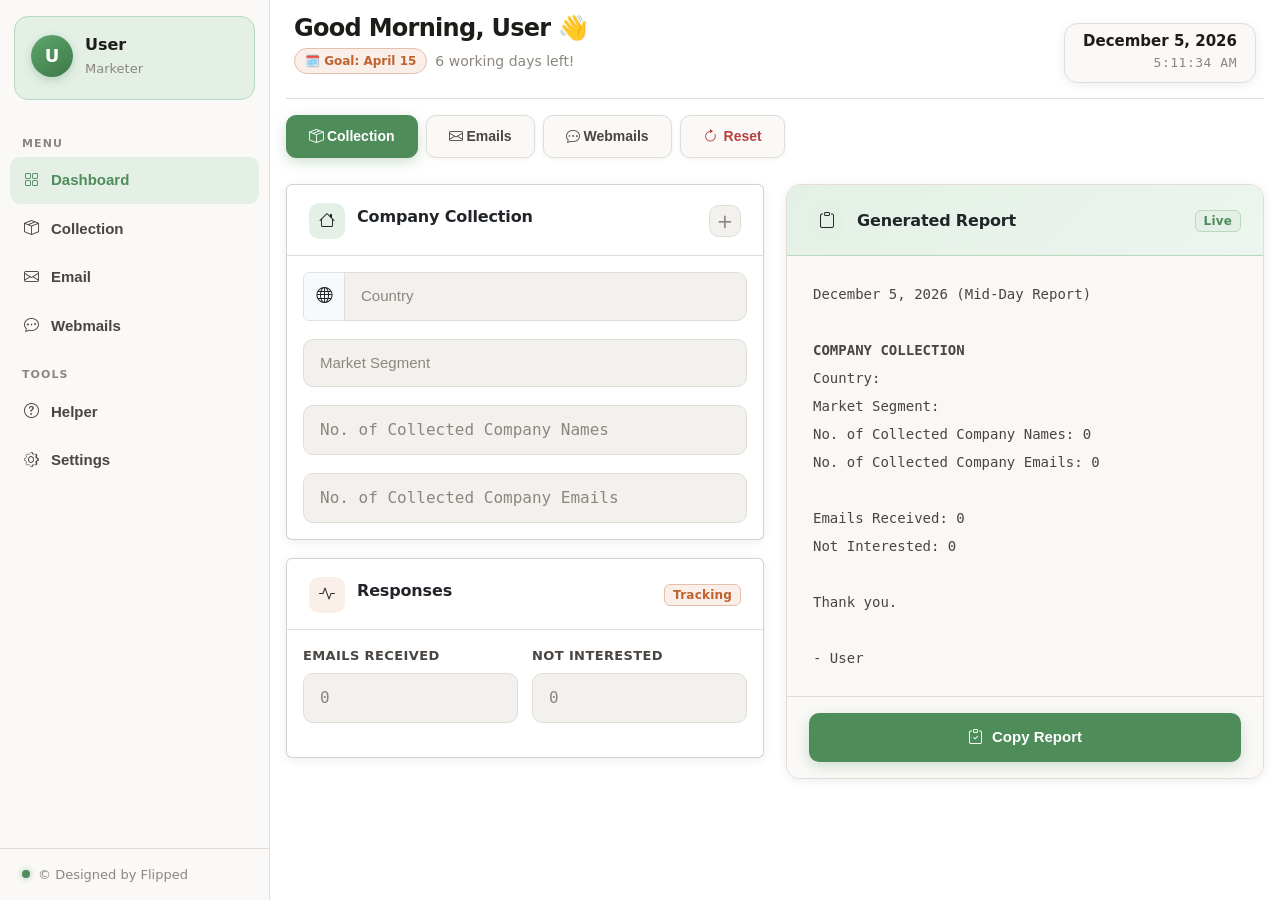
<file: index.html>
<!DOCTYPE html>
<html lang="en">

<style>
    .hidden {
        display: none;
    }

    .run-gif img {
        width: 180px;
        height: auto;
    }

    .run-gif {
        position: fixed;
        bottom: 0;
        right: -180px;
        z-index: 9999;

        animation: runAcross 5s linear infinite;
    }

    @keyframes runAcross {
        0% {
            transform: translateX(0);
        }

        100% {
            transform: translateX(-130vw);
        }
    }
</style>

<head>
    <meta charset="UTF-8" />
    <meta name="viewport" content="width=device-width, initial-scale=1.0" />
    <title>Ez Report</title>
    <link rel="stylesheet" href="assets/css/style.css" />
    <link href="assets/img/4.png" rel="icon">
    <link href="assets/vendor/bootstrap/css/bootstrap.min.css" rel="stylesheet">
    <link href="assets/vendor/bootstrap-icons/bootstrap-icons.css" rel="stylesheet">
</head>

<body>
    <div class="overlay" id="overlay" onclick="closeSidebar()"></div>
    <div id="sidebar-container"></div>

    <div class="main-wrap">
        <div id="main-content"></div>
    </div>

    <div id="appAlert" class="app-alert hidden">
        <div class="app-alert-box">
            <div class="app-alert-icon">✔</div>
            <div class="app-alert-msg" id="appAlertMsg">Message</div>

            <button class="app-alert-btn" onclick="closeAppAlert()">OK</button>
        </div>
    </div>
    
    <div id="runGif" class="run-gif hidden">
        <img src="assets/img/run.gif" alt="running">
    </div>

    <script src="assets/vendor/bootstrap/js/bootstrap.bundle.min.js"></script>
    <script src="assets/js/main.js"></script>
</body>

</html>
</file>
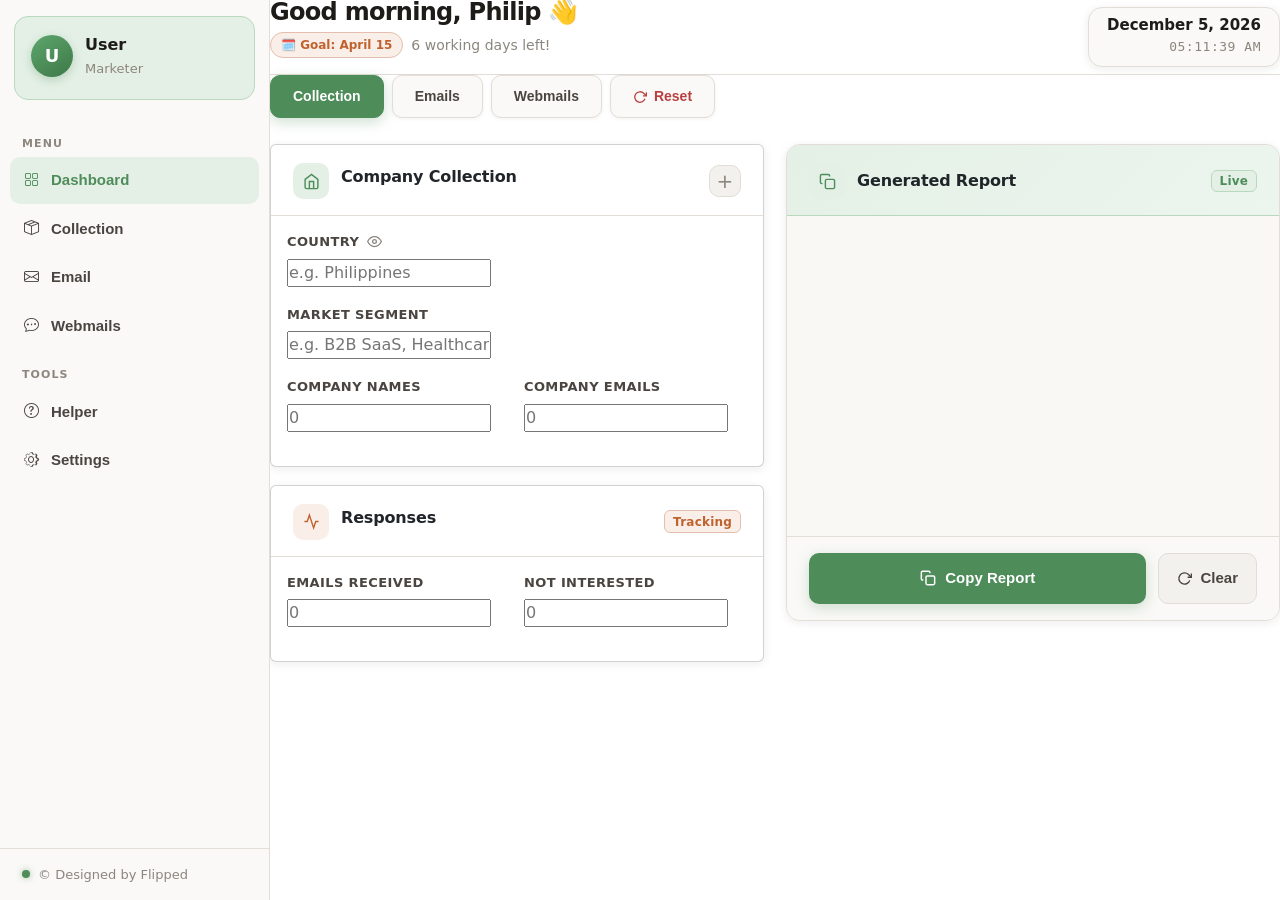
<file: test.html>
<!DOCTYPE html>
<html lang="en">

<head>
    <meta charset="UTF-8" />
    <meta name="viewport" content="width=device-width, initial-scale=1.0" />
    <title>Ez Report — Philip</title>
    <link rel="stylesheet" href="assets/css/style.css" />
    <link href="assets/img/4.png" rel="icon">
    <link href="assets/vendor/bootstrap/css/bootstrap.min.css" rel="stylesheet">
    <link href="assets/vendor/bootstrap-icons/bootstrap-icons.css" rel="stylesheet">
</head>

<body>
    <div class="overlay" id="overlay" onclick="closeSidebar()"></div>
    <div id="sidebar-container"></div>

    <div class="main-wrap">
        <header class="topbar">
            <div class="topbar-l">
                <button class="hamburger" onclick="toggleSidebar()"><span></span><span></span><span></span></button>
                <div class="greet">
                    <h1>Good <span id="tod">morning</span>, Philip 👋</h1>
                    <p><span class="chip">🗓 Goal: April 15</span><span id="daysLine">6 working days left!</span></p>
                </div>
            </div>
            <div class="clock-card">
                <div class="clock-date" id="cDate">April 3, 2026</div>
                <div class="clock-time" id="cTime">--:--:-- --</div>
            </div>
        </header>

        <main class="content">
            <div class="page-bar">

                <div class="tabs">
                    <button class="tab active" onclick="switchTab(this,'Collection')">Collection</button>
                    <button class="tab" onclick="switchTab(this,'Emails')">Emails</button>
                    <button class="tab" onclick="switchTab(this,'Webmails')">Webmails</button>
                    <button class="tab rst" onclick="resetForm()">
                        <svg viewBox="0 0 24 24" fill="none" stroke="currentColor" stroke-width="2.2">
                            <polyline points="23 4 23 10 17 10" />
                            <path d="M20.49 15a9 9 0 1 1-2.12-9.36L23 10" />
                        </svg>Reset
                    </button>
                </div>
            </div>

            <div class="grid">
                <div>
                    <div class="card">
                        <div class="card-head">
                            <div class="card-head-l">
                                <div class="ci s"><svg viewBox="0 0 24 24" fill="none" stroke="currentColor"
                                        stroke-width="2">
                                        <path d="M3 9l9-7 9 7v11a2 2 0 0 1-2 2H5a2 2 0 0 1-2-2z" />
                                        <polyline points="9 22 9 12 15 12 15 22" />
                                    </svg></div>
                                <span class="card-title">Company Collection</span>
                            </div>
                            <button class="add-btn">+</button>
                        </div>
                        <div class="card-body">
                            <div class="field">
                                <div class="flbl">Country
                                    <button class="flbl-btn"><svg viewBox="0 0 24 24" fill="none" stroke="currentColor"
                                            stroke-width="2">
                                            <path d="M1 12s4-8 11-8 11 8 11 8-4 8-11 8-11-8-11-8z" />
                                            <circle cx="12" cy="12" r="3" />
                                        </svg></button>
                                </div>
                                <input class="fin" id="f_country" placeholder="e.g. Philippines" oninput="render()" />
                            </div>
                            <div class="field">
                                <div class="flbl">Market Segment</div>
                                <input class="fin" id="f_segment" placeholder="e.g. B2B SaaS, Healthcare…"
                                    oninput="render()" />
                            </div>
                            <div class="fpair">
                                <div class="field">
                                    <div class="flbl">Company Names</div><input class="fin mono" id="f_names"
                                        type="number" min="0" placeholder="0" oninput="render()" />
                                </div>
                                <div class="field">
                                    <div class="flbl">Company Emails</div><input class="fin mono" id="f_emails"
                                        type="number" min="0" placeholder="0" oninput="render()" />
                                </div>
                            </div>
                        </div>
                    </div>
                    <div class="card" style="animation-delay:.07s">
                        <div class="card-head">
                            <div class="card-head-l">
                                <div class="ci t"><svg viewBox="0 0 24 24" fill="none" stroke="currentColor"
                                        stroke-width="2">
                                        <polyline points="22 12 18 12 15 21 9 3 6 12 2 12" />
                                    </svg></div>
                                <span class="card-title">Responses</span>
                            </div>
                            <span class="badge t">Tracking</span>
                        </div>
                        <div class="card-body">
                            <div class="fpair">
                                <div class="field">
                                    <div class="flbl">Emails Received</div><input class="fin mono" id="f_recv"
                                        type="number" min="0" placeholder="0" oninput="render()" />
                                </div>
                                <div class="field">
                                    <div class="flbl">Not Interested</div><input class="fin mono" id="f_noint"
                                        type="number" min="0" placeholder="0" oninput="render()" />
                                </div>
                            </div>
                        </div>
                    </div>
                </div>

                <div class="rcard">
                    <div class="card-head">
                        <div class="card-head-l">
                            <div class="ci s"><svg viewBox="0 0 24 24" fill="none" stroke="currentColor"
                                    stroke-width="2">
                                    <rect x="9" y="9" width="13" height="13" rx="2" />
                                    <path d="M5 15H4a2 2 0 0 1-2-2V4a2 2 0 0 1 2-2h9a2 2 0 0 1 2 2v1" />
                                </svg></div>
                            <span class="card-title">Generated Report</span>
                        </div>
                        <span class="badge s">Live</span>
                    </div>
                    <div class="rout" id="reportOut"></div>
                    <div class="ract">
                        <button class="btn-main" onclick="copyReport()">
                            <svg viewBox="0 0 24 24" fill="none" stroke="currentColor" stroke-width="2.2">
                                <rect x="9" y="9" width="13" height="13" rx="2" />
                                <path d="M5 15H4a2 2 0 0 1-2-2V4a2 2 0 0 1 2-2h9a2 2 0 0 1 2 2v1" />
                            </svg>
                            Copy Report
                        </button>
                        <button class="btn-sec" onclick="resetForm()">
                            <svg viewBox="0 0 24 24" fill="none" stroke="currentColor" stroke-width="2.2">
                                <polyline points="23 4 23 10 17 10" />
                                <path d="M20.49 15a9 9 0 1 1-2.12-9.36L23 10" />
                            </svg>
                            Clear
                        </button>
                    </div>
                </div>
            </div>
        </main>
    </div>

    <div class="toast" id="toast">
        <svg viewBox="0 0 24 24" fill="none" stroke="currentColor" stroke-width="2.5">
            <polyline points="20 6 9 17 4 12" />
        </svg>
        Copied to clipboard!
    </div>

    <script>
        function p(n) { return String(n).padStart(2, '0'); }
        function tick() {
            const n = new Date(), M = ['January', 'February', 'March', 'April', 'May', 'June', 'July', 'August', 'September', 'October', 'November', 'December'];
            document.getElementById('cDate').textContent = M[n.getMonth()] + ' ' + n.getDate() + ', ' + n.getFullYear();
            let h = n.getHours(), m = n.getMinutes(), s = n.getSeconds(), ap = h >= 12 ? 'PM' : 'AM';
            h = h % 12 || 12;
            document.getElementById('cTime').textContent = p(h) + ':' + p(m) + ':' + p(s) + ' ' + ap;
            document.getElementById('tod').textContent = n.getHours() < 12 ? 'morning' : n.getHours() < 17 ? 'afternoon' : 'evening';
        }
        tick(); setInterval(tick, 1000);

        (function () {
            const today = new Date(), dl = new Date('2026-04-15'), st = new Date('2026-04-01');
            const pct = Math.round(Math.min(100, Math.max(0, (today - st) / (dl - st) * 100)));
            let left = 0, d = new Date(today); d.setDate(d.getDate() + 1);
            while (d <= dl) { if (d.getDay() && d.getDay() !== 6) left++; d.setDate(d.getDate() + 1); }
            setTimeout(() => { document.getElementById('progFill').style.width = pct + '%'; document.getElementById('pctTxt').textContent = pct + '%'; }, 200);
            const s = left + ' working day' + (left !== 1 ? 's' : '') + ' until payday 💰';
            document.getElementById('progDays').textContent = s;
            document.getElementById('daysLine').textContent = left + ' working day' + (left !== 1 ? 's' : '') + ' left before payday!';
        })();

        function setActive(el) { document.querySelectorAll('.nav-btn').forEach(b => b.classList.remove('active')); el.classList.add('active'); if (window.innerWidth < 768) closeSidebar(); }
        function toggleSidebar() { document.getElementById('sidebar').classList.toggle('open'); document.getElementById('overlay').classList.toggle('open'); }
        function closeSidebar() { document.getElementById('sidebar').classList.remove('open'); document.getElementById('overlay').classList.remove('open'); }

        let activeTab = 'Collection';
        function switchTab(btn, name) { document.querySelectorAll('.tab:not(.rst)').forEach(b => b.classList.remove('active')); btn.classList.add('active'); activeTab = name; render(); }

        function g(id) { return document.getElementById(id).value.trim(); }
        function render() {
            const n = new Date(), M = ['January', 'February', 'March', 'April', 'May', 'June', 'July', 'August', 'September', 'October', 'November', 'December'];
            const ds = M[n.getMonth()] + ' ' + n.getDate() + ', ' + n.getFullYear();
            const country = g('f_country') || '—', segment = g('f_segment') || '—';
            const names = g('f_names') || '0', emails = g('f_emails') || '0';
            const recv = g('f_recv') || '0', noint = g('f_noint') || '0';
            function row(k, v) { const e = (v === '0' || v === '—') ? ' e' : ''; return `<div class="ro-row"><span class="ro-key">${k}</span><span class="ro-val${e}">${v}</span></div>`; }
            document.getElementById('reportOut').innerHTML = `
<div class="ro-date">📅 ${ds}</div>
<div class="ro-head">COMPANY NAME ${activeTab.toUpperCase()}</div>
${row('Country:', country)}${row('Market Segment:', segment)}${row('No. of Collected Names:', names)}${row('No. of Collected Emails:', emails)}
<hr class="ro-hr"/>
<div class="ro-stat"><div class="ro-dot g"></div><span class="ro-key">Emails Received:</span><span class="ro-val">${recv}</span></div>
<div class="ro-stat"><div class="ro-dot o"></div><span class="ro-key">Not Interested:</span><span class="ro-val">${noint}</span></div>
<hr class="ro-hr"/>
<div class="ro-sign">Thank you.<br><br><strong>— Philip</strong></div>`.trim();
        }
        render();

        function resetForm() {
            ['f_country', 'f_segment', 'f_names', 'f_emails', 'f_recv', 'f_noint'].forEach(id => document.getElementById(id).value = '');
            render();
            document.querySelectorAll('.fin').forEach(el => { el.style.borderColor = 'rgba(192,98,46,0.45)'; el.style.background = 'rgba(192,98,46,0.04)'; setTimeout(() => { el.style.borderColor = ''; el.style.background = ''; }, 650); });
        }

        function copyReport() {
            const n = new Date(), M = ['January', 'February', 'March', 'April', 'May', 'June', 'July', 'August', 'September', 'October', 'November', 'December'];
            const lines = [M[n.getMonth()] + ' ' + n.getDate() + ', ' + n.getFullYear(), '', 'COMPANY NAME ' + activeTab.toUpperCase(), 'Country: ' + (g('f_country') || '—'), 'Market Segment: ' + (g('f_segment') || '—'), 'No. of Collected Company Names: ' + (g('f_names') || '0'), 'No. of Collected Company Emails: ' + (g('f_emails') || '0'), '', 'Emails Received: ' + (g('f_recv') || '0'), 'Not Interested: ' + (g('f_noint') || '0'), '', 'Thank you.', '', '— Philip'];
            navigator.clipboard.writeText(lines.join('\n')).then(() => { const t = document.getElementById('toast'); t.classList.add('show'); setTimeout(() => t.classList.remove('show'), 2500); });
        }
    </script>
    <script src="assets/vendor/bootstrap/js/bootstrap.bundle.min.js"></script>
    <script src="assets/js/main.js"></script>
</body>

</html>
</file>
<file: assets/css/style.css>
:root {
    --bg: #f0ede8;
    --surface: #faf9f7;
    --surface-2: #f3f1ed;
    --border: #e2ddd6;
    --text: #1e1c19;
    --text-mid: #4a4540;
    --text-muted: #8c867e;
    --sage: #4e8c5a;
    --sage-lt: #e4f0e6;
    --sage-md: #b8d9bd;
    --terra: #c0622e;
    --terra-lt: #faeee8;
    --terra-md: #e5bfad;
    --danger: #b84040;
    --danger-lt: #faebeb;
    --sw: 270px;
    --r: 10px;
    --rl: 14px;
    --sh: 0 2px 10px rgba(30, 28, 25, 0.08);
    --foc: 0 0 0 3px rgba(78, 140, 90, 0.2);
}

*,
*::before,
*::after {
    box-sizing: border-box;
    margin: 0;
    padding: 0;
}

html,
body {
    height: 100%;
    font-family: 'Plus Jakarta Sans', sans-serif;
    background-color: white;
    color: var(--text);
    font-size: 16px;
    -webkit-font-smoothing: antialiased;
}

.sidebar {
    position: fixed;
    top: 0;
    left: 0;
    width: var(--sw);
    height: 100vh;
    background: var(--surface);
    border-right: 1.5px solid var(--border);
    display: flex;
    flex-direction: column;
    z-index: 200;
    transition: transform .3s cubic-bezier(.4, 0, .2, 1);
}

.sb-user {
    margin: 16px 14px;
    background: var(--sage-lt);
    border: 1.5px solid var(--sage-md);
    border-radius: var(--rl);
    padding: 16px;
}

.sb-user-row {
    display: flex;
    align-items: center;
    gap: 12px;
    margin-bottom: 4px;
}

.user-ava {
    width: 42px;
    height: 42px;
    border-radius: 50%;
    background: linear-gradient(145deg, #5ea66c, #3d7848);
    display: flex;
    align-items: center;
    justify-content: center;
    font-size: 18px;
    font-weight: 800;
    color: #fff;
    flex-shrink: 0;
    box-shadow: 0 3px 10px rgba(78, 140, 90, 0.3);
}

.user-name {
    font-size: 16px;
    font-weight: 700;
    color: var(--text);
}

.user-sub {
    font-size: 13px;
    font-weight: 500;
    color: var(--text-muted);
    margin-top: 2px;
}

.sb-nav {
    flex: 1;
    overflow-y: auto;
    padding: 12px 10px;
}

.nav-sec {
    font-size: 11px;
    font-weight: 700;
    letter-spacing: .1em;
    text-transform: uppercase;
    color: var(--text-muted);
    padding: 8px 12px 5px;
}

.nav-btn {
    display: flex;
    align-items: center;
    gap: 12px;
    width: 100%;
    padding: 12px 14px;
    border-radius: var(--r);
    background: none;
    border: none;
    cursor: pointer;
    font-family: 'Plus Jakarta Sans', sans-serif;
    font-size: 15px;
    font-weight: 600;
    color: var(--text-mid);
    text-align: left;
    transition: all .18s ease;
    margin-bottom: 2px;
}

.nav-btn:hover {
    background: var(--surface-2);
    color: var(--text);
}

.nav-btn.active {
    background: var(--sage-lt);
    color: var(--sage);
    font-weight: 700;
}

.sb-foot {
    padding: 16px 22px;
    border-top: 1.5px solid var(--border);
    font-size: 13px;
    font-weight: 500;
    color: var(--text-muted);
    display: flex;
    align-items: center;
    gap: 8px;
}

.sb-foot::before {
    content: '';
    width: 8px;
    height: 8px;
    border-radius: 50%;
    background: var(--sage);
    flex-shrink: 0;
    box-shadow: 0 0 6px rgba(78, 140, 90, 0.5);
}

.main-wrap {
    margin-left: var(--sw);
    min-height: 100vh;
    display: flex;
    flex-direction: column;
}

.topbar {
    border-bottom: 1.5px solid var(--border);
    display: flex;
    align-items: center;
    justify-content: space-between;
    gap: 16px;
}

.topbar-l {
    display: flex;
    align-items: center;
    gap: 16px;
}

.hamburger {
    display: none;
    flex-direction: column;
    gap: 5px;
    background: none;
    border: none;
    cursor: pointer;
    padding: 4px;
}

.hamburger span {
    display: block;
    width: 22px;
    height: 2.5px;
    background: var(--text-mid);
    border-radius: 99px;
}

.greet h1 {
    font-size: 24px;
    font-weight: 800;
    color: var(--text);
    letter-spacing: -.03em;
    line-height: 1;
}

.greet p {
    font-size: 14px;
    font-weight: 500;
    color: var(--text-muted);
    margin-top: 5px;
    display: flex;
    align-items: center;
    gap: 8px;
    flex-wrap: wrap;
}

.chip {
    display: inline-flex;
    align-items: center;
    gap: 4px;
    background: var(--terra-lt);
    color: var(--terra);
    border: 1.5px solid var(--terra-md);
    font-size: 12px;
    font-weight: 700;
    padding: 3px 10px;
    border-radius: 99px;
}

.clock-card {
    background: var(--surface);
    border: 1.5px solid var(--border);
    border-radius: var(--rl);
    padding: 10px 18px;
    box-shadow: var(--sh);
    text-align: right;
    flex-shrink: 0;
}

.clock-date {
    font-size: 15px;
    font-weight: 700;
    color: var(--text);
    line-height: 1;
}

.clock-time {
    font-family: 'JetBrains Mono', monospace;
    font-size: 13px;
    color: var(--text-muted);
    margin-top: 4px;
    letter-spacing: .04em;
}

.content {
    flex: 1;
}

.page-bar {
    display: flex;
    align-items: center;
    justify-content: space-between;
    flex-wrap: wrap;
    gap: 14px;
    margin-bottom: 26px;
}

.page-title {
    display: flex;
    align-items: center;
    gap: 12px;
}

.page-icon {
    width: 40px;
    height: 40px;
    border-radius: var(--r);
    background: var(--terra-lt);
    border: 1.5px solid var(--terra-md);
    display: flex;
    align-items: center;
    justify-content: center;
}

.page-icon svg {
    width: 20px;
    height: 20px;
    color: var(--terra);
}

.page-title h2 {
    font-size: 22px;
    font-weight: 800;
    color: var(--text);
    letter-spacing: -.02em;
}

.tabs {
    display: flex;
    align-items: center;
    gap: 8px;
    flex-wrap: wrap;
}

.tab {
    padding: 10px 22px;
    border-radius: var(--r);
    background: var(--surface);
    border: 1.5px solid var(--border);
    font-family: 'Plus Jakarta Sans', sans-serif;
    font-size: 14px;
    font-weight: 700;
    color: var(--text-mid);
    cursor: pointer;
    transition: all .18s ease;
    box-shadow: 0 1px 4px rgba(30, 28, 25, 0.06);
}

.tab:hover {
    border-color: var(--sage-md);
    color: var(--sage);
    background: var(--sage-lt);
}

.tab.active {
    background: var(--sage);
    border-color: var(--sage);
    color: #fff;
    box-shadow: 0 4px 14px rgba(78, 140, 90, 0.28);
}

.tab.rst {
    color: var(--danger);
    display: flex;
    align-items: center;
    gap: 7px;
}

.tab.rst:hover {
    background: var(--danger-lt);
    border-color: var(--danger);
}

.tab.rst svg {
    width: 14px;
    height: 14px;
}

.grid {
    display: grid;
    grid-template-columns: 1fr 1fr;
    gap: 22px;
    align-items: start;
}

.card {
    background: var(--surface);
    border: 1.5px solid var(--border);
    border-radius: var(--rl);
    box-shadow: var(--sh);
    overflow: hidden;
    animation: fu .38s ease both;
}

.card+.card {
    margin-top: 18px;
}

@keyframes fu {
    from {
        opacity: 0;
        transform: translateY(10px);
    }

    to {
        opacity: 1;
        transform: translateY(0);
    }
}

.card-head {
    padding: 18px 22px 16px;
    border-bottom: 1.5px solid var(--border);
    display: flex;
    align-items: center;
    justify-content: space-between;
}

.card-head-l {
    display: flex;
    align-items: center;
    gap: 12px;
}

.ci {
    width: 36px;
    height: 36px;
    border-radius: var(--r);
    display: flex;
    align-items: center;
    justify-content: center;
    flex-shrink: 0;
}

.ci.s {
    background: var(--sage-lt);
}

.ci.t {
    background: var(--terra-lt);
}

.ci svg {
    width: 17px;
    height: 17px;
}

.ci.s svg {
    color: var(--sage);
}

.ci.t svg {
    color: var(--terra);
}

.card-title {
    font-size: 16px;
    font-weight: 800;
    color: var(--text);
    letter-spacing: -.01em;
}

.badge {
    font-size: 12px;
    font-weight: 700;
    padding: 4px 11px;
    border-radius: 99px;
    letter-spacing: .02em;
}

.badge.s {
    background: var(--sage-lt);
    color: var(--sage);
    border: 1.5px solid var(--sage-md);
}

.badge.t {
    background: var(--terra-lt);
    color: var(--terra);
    border: 1.5px solid var(--terra-md);
}

.add-btn {
    width: 32px;
    height: 32px;
    border-radius: var(--r);
    background: var(--surface-2);
    border: 1.5px solid var(--border);
    color: var(--text-muted);
    font-size: 20px;
    line-height: 1;
    display: flex;
    align-items: center;
    justify-content: center;
    cursor: pointer;
    transition: all .18s;
}

.add-btn:hover {
    border-color: var(--sage);
    color: var(--sage);
    background: var(--sage-lt);
}

.card-body {
    padding: 22px;
}

.field {
    margin-bottom: 18px;
}

.field:last-child {
    margin-bottom: 0;
}

.fpair {
    display: grid;
    grid-template-columns: 1fr 1fr;
    gap: 14px;
}

.flbl {
    font-size: 13px;
    font-weight: 700;
    color: var(--text-mid);
    letter-spacing: .03em;
    text-transform: uppercase;
    margin-bottom: 7px;
    display: flex;
    align-items: center;
    gap: 8px;
}

.flbl-btn {
    background: none;
    border: none;
    cursor: pointer;
    padding: 0;
    color: var(--text-muted);
    display: flex;
    align-items: center;
    transition: color .18s;
}

.flbl-btn:hover {
    color: var(--sage);
}

.flbl-btn svg {
    width: 15px;
    height: 15px;
}

.form-control.fin {
    width: 100%;
    background: var(--surface-2);
    border: 1.5px solid var(--border);
    border-radius: var(--r);
    padding: 12px 16px;
    font-family: 'Plus Jakarta Sans', sans-serif;
    font-size: 15px;
    /* font-weight: 600; */
    color: var(--text);
    outline: none;
    transition: all .2s ease;
}

.form-control.fin::placeholder {
    color: var(--text-muted);
    font-weight: 400;
}

.form-control.fin:focus {
    border-color: var(--sage);
    background: #fff;
    box-shadow: var(--foc);
}

.form-control.fin.mono {
    font-family: 'JetBrains Mono', monospace;
    font-size: 16px;
    font-weight: 500;
}

.form-control.fin[type=number]::-webkit-inner-spin-button,
.form-control.fin[type=number]::-webkit-outer-spin-button {
    -webkit-appearance: none;
}

.form-control.fin[type=number] {
    -moz-appearance: textfield;
}

.rcard {
    background: var(--surface);
    border: 1.5px solid var(--border);
    border-radius: var(--rl);
    box-shadow: var(--sh);
    overflow: hidden;
    animation: fu .38s ease .1s both;
    display: flex;
    flex-direction: column;
}

.rcard .card-head {
    background: linear-gradient(135deg, var(--sage-lt), #ecf5ee);
    border-bottom: 1.5px solid var(--sage-md);
}

.rout {
    flex: 1;
    padding: 24px 26px;
    min-height: 320px;
    max-height: 480px;
    overflow-y: auto;
    background: #f9f8f5;
    font-family: 'JetBrains Mono', monospace;
    font-size: 14px;
    line-height: 2;
    color: var(--text-mid);
}

.rout::-webkit-scrollbar {
    width: 5px;
}

.rout::-webkit-scrollbar-track {
    background: transparent;
}

.rout::-webkit-scrollbar-thumb {
    background: var(--border);
    border-radius: 99px;
}

.ro-date {
    font-size: 13px;
    color: var(--text-muted);
    margin-bottom: 16px;
}

.ro-head {
    font-size: 12px;
    letter-spacing: .14em;
    text-transform: uppercase;
    color: var(--sage);
    background: var(--sage-lt);
    border-left: 3px solid var(--sage);
    padding: 6px 12px;
    border-radius: 0 6px 6px 0;
    display: inline-block;
    margin-bottom: 14px;
    font-weight: 600;
}

.ro-row {
    display: flex;
    gap: 10px;
    margin-bottom: 6px;
    align-items: baseline;
}

.ro-key {
    font-size: 13px;
    color: var(--text-muted);
    min-width: 210px;
}

.ro-val {
    font-size: 14px;
    font-weight: 600;
    color: var(--text);
}

.ro-val.e {
    color: #ccc;
    font-style: italic;
    font-weight: 400;
}

.ro-hr {
    border: none;
    border-top: 1.5px dashed var(--border);
    margin: 16px 0;
}

.ro-stat {
    display: flex;
    align-items: center;
    gap: 8px;
    margin-bottom: 6px;
}

.ro-dot {
    width: 8px;
    height: 8px;
    border-radius: 50%;
    flex-shrink: 0;
}

.ro-dot.g {
    background: var(--sage);
}

.ro-dot.o {
    background: var(--terra);
}

.ro-sign {
    font-size: 13px;
    color: var(--text-muted);
    margin-top: 16px;
    line-height: 1.8;
}

.ro-sign strong {
    color: var(--text);
    font-weight: 600;
}

.ract {
    padding: 16px 22px;
    border-top: 1.5px solid var(--border);
    display: flex;
    gap: 12px;
    background: var(--surface);
}

.btn-main {
    flex: 1;
    display: flex;
    align-items: center;
    justify-content: center;
    gap: 9px;
    padding: 13px 22px;
    background: var(--sage);
    color: #fff;
    border: none;
    border-radius: var(--r);
    font-family: 'Plus Jakarta Sans', sans-serif;
    font-size: 15px;
    font-weight: 700;
    cursor: pointer;
    transition: all .2s;
    box-shadow: 0 4px 14px rgba(78, 140, 90, 0.25);
}

.btn-main:hover {
    background: #3f7a4a;
    transform: translateY(-1px);
    box-shadow: 0 6px 20px rgba(78, 140, 90, 0.35);
}

.btn-main svg {
    width: 16px;
    height: 16px;
}

.btn-sec {
    display: flex;
    align-items: center;
    justify-content: center;
    gap: 8px;
    padding: 13px 18px;
    background: var(--surface-2);
    color: var(--text-mid);
    border: 1.5px solid var(--border);
    border-radius: var(--r);
    font-family: 'Plus Jakarta Sans', sans-serif;
    font-size: 15px;
    font-weight: 700;
    cursor: pointer;
    transition: all .2s;
}

.btn-sec:hover {
    border-color: var(--terra-md);
    color: var(--terra);
    background: var(--terra-lt);
}

.btn-sec svg {
    width: 15px;
    height: 15px;
}

.toast {
    position: fixed;
    bottom: 26px;
    right: 26px;
    background: var(--text);
    color: #fff;
    padding: 13px 22px;
    border-radius: var(--rl);
    font-size: 15px;
    font-weight: 600;
    display: flex;
    align-items: center;
    gap: 9px;
    box-shadow: 0 8px 28px rgba(30, 28, 25, 0.2);
    z-index: 9999;
    opacity: 0;
    transform: translateY(10px);
    transition: all .25s ease;
    pointer-events: none;
}

.toast.show {
    opacity: 1;
    transform: translateY(0);
}

.toast svg {
    width: 16px;
    height: 16px;
    color: #5ea66c;
}

.overlay {
    display: none;
    position: fixed;
    inset: 0;
    background: rgba(30, 28, 25, 0.35);
    backdrop-filter: blur(3px);
    z-index: 199;
}

.overlay.open {
    display: block;
}

.app-alert {
    position: fixed;
    inset: 0;
    background: rgba(0, 0, 0, .4);
    display: flex;
    align-items: center;
    justify-content: center;
    z-index: 9999;
}

.app-alert.hidden {
    display: none;
}

.app-alert-box {
    background: #fff;
    padding: 20px;
    border-radius: 12px;
    width: 280px;
    text-align: center;
    box-shadow: 0 10px 30px rgba(0, 0, 0, .2);
    animation: pop .15s ease-out;
}

@keyframes pop {
    from {
        transform: scale(.9);
        opacity: 0;
    }

    to {
        transform: scale(1);
        opacity: 1;
    }
}

.app-alert-icon {
    font-size: 24px;
    margin-bottom: 8px;
}

.app-alert-msg {
    margin-bottom: 12px;
    font-weight: 500;
}

.app-alert-btn {
    padding: 6px 14px;
    border: none;
    border-radius: 8px;
    background: #198754;
    color: white;
    cursor: pointer;
}

.custom-progress {
    height: 25px !important;
    background: #eef2f7;
    border-radius: 999px;
    overflow: hidden;
}

.custom-progress .progress-bar {
    height: 100%;
    background: linear-gradient(90deg, #fde2d1, #f8c9a6);
    font-size: 14px;
    color: black;
    transition: width 0.3s ease;
}

.city-list {
    display: flex;
    flex-direction: column;

    height: 200px;
    overflow-y: auto;
    background: var(--surface);
}

/* each row */
.city-list .form-check {
    background: #f8fafc;
    border-radius: 10px;
    transition: all 0.2s ease;
    border: 1px solid transparent;
    margin-bottom: 4px;
    padding: 0px 40px;
}

/* hover */
.city-list .form-check:hover {
    background: #eef4ff;
    border-color: #d6e4ff;
}

/* label */
.city-list .form-check-label {
    display: flex;
    align-items: center;
    gap: 8px;
    font-size: 14px;
    cursor: pointer;
}

/* checkbox */
.city-list input[type="checkbox"] {
    transform: scale(1.4);
    cursor: pointer;
}

/* checked state */
.city-list input[type="checkbox"]:checked+span,
.city-list input[type="checkbox"]:checked {
    accent-color: #4f8cff;
}

/* completed city highlight */
.city-list .form-check.completed {
    background: #e6f4ea;
    border-color: #b7e1c1;
}

@media(max-width:1100px) {
    .grid {
        grid-template-columns: 1fr;
    }
}

@media(max-width:768px) {
    .sidebar {
        transform: translateX(-100%);
    }

    .sidebar.open {
        transform: translateX(0);
        box-shadow: 10px 0 40px rgba(30, 28, 25, 0.15);
    }

    .main-wrap {
        margin-left: 0;
    }

    .topbar {
        padding: 14px 20px;
    }

    .content {
        padding: 20px;
    }

    .hamburger {
        display: flex;
    }

    .greet h1 {
        font-size: 20px;
    }
}

@media(max-width:520px) {
    .topbar {
        flex-wrap: wrap;
    }

    .clock-card {
        width: 100%;
        text-align: left;
    }

    .fpair {
        grid-template-columns: 1fr;
    }

    .page-bar {
        flex-direction: column;
        align-items: flex-start;
    }
}
</file>
